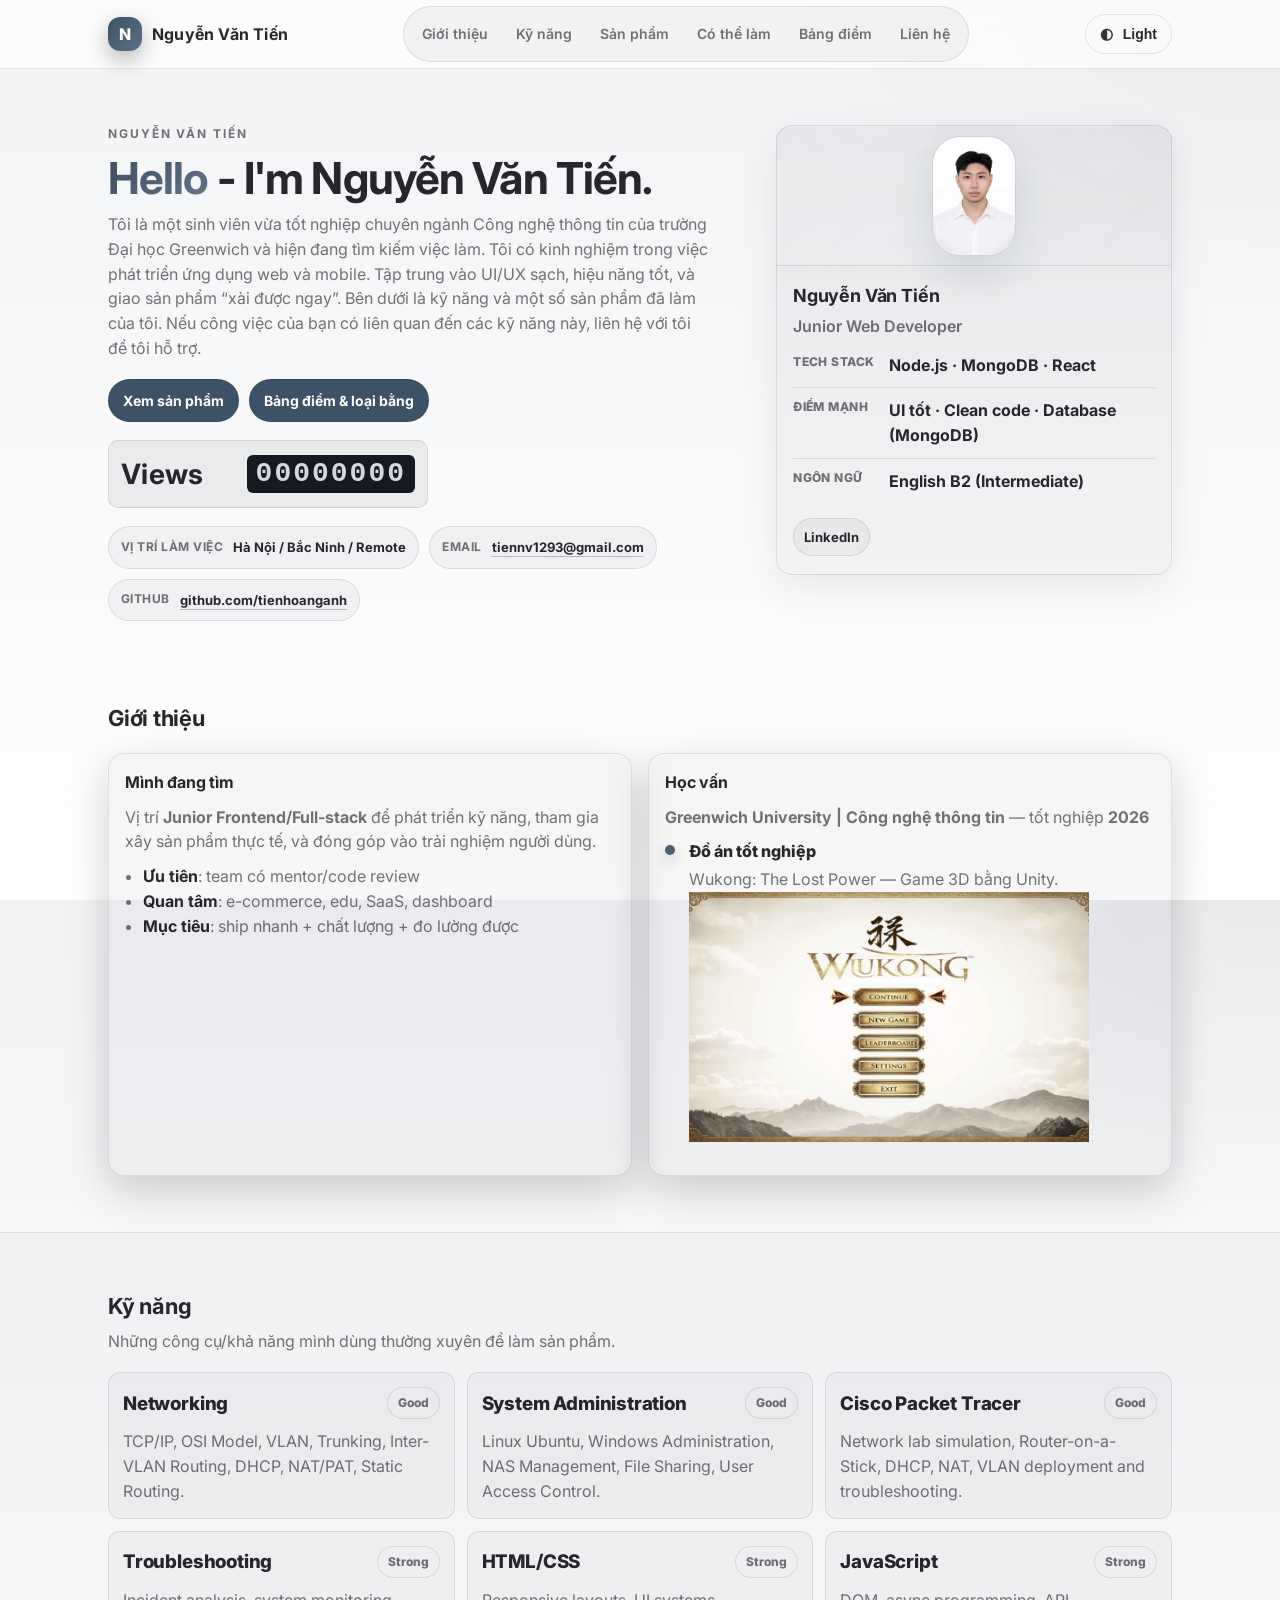
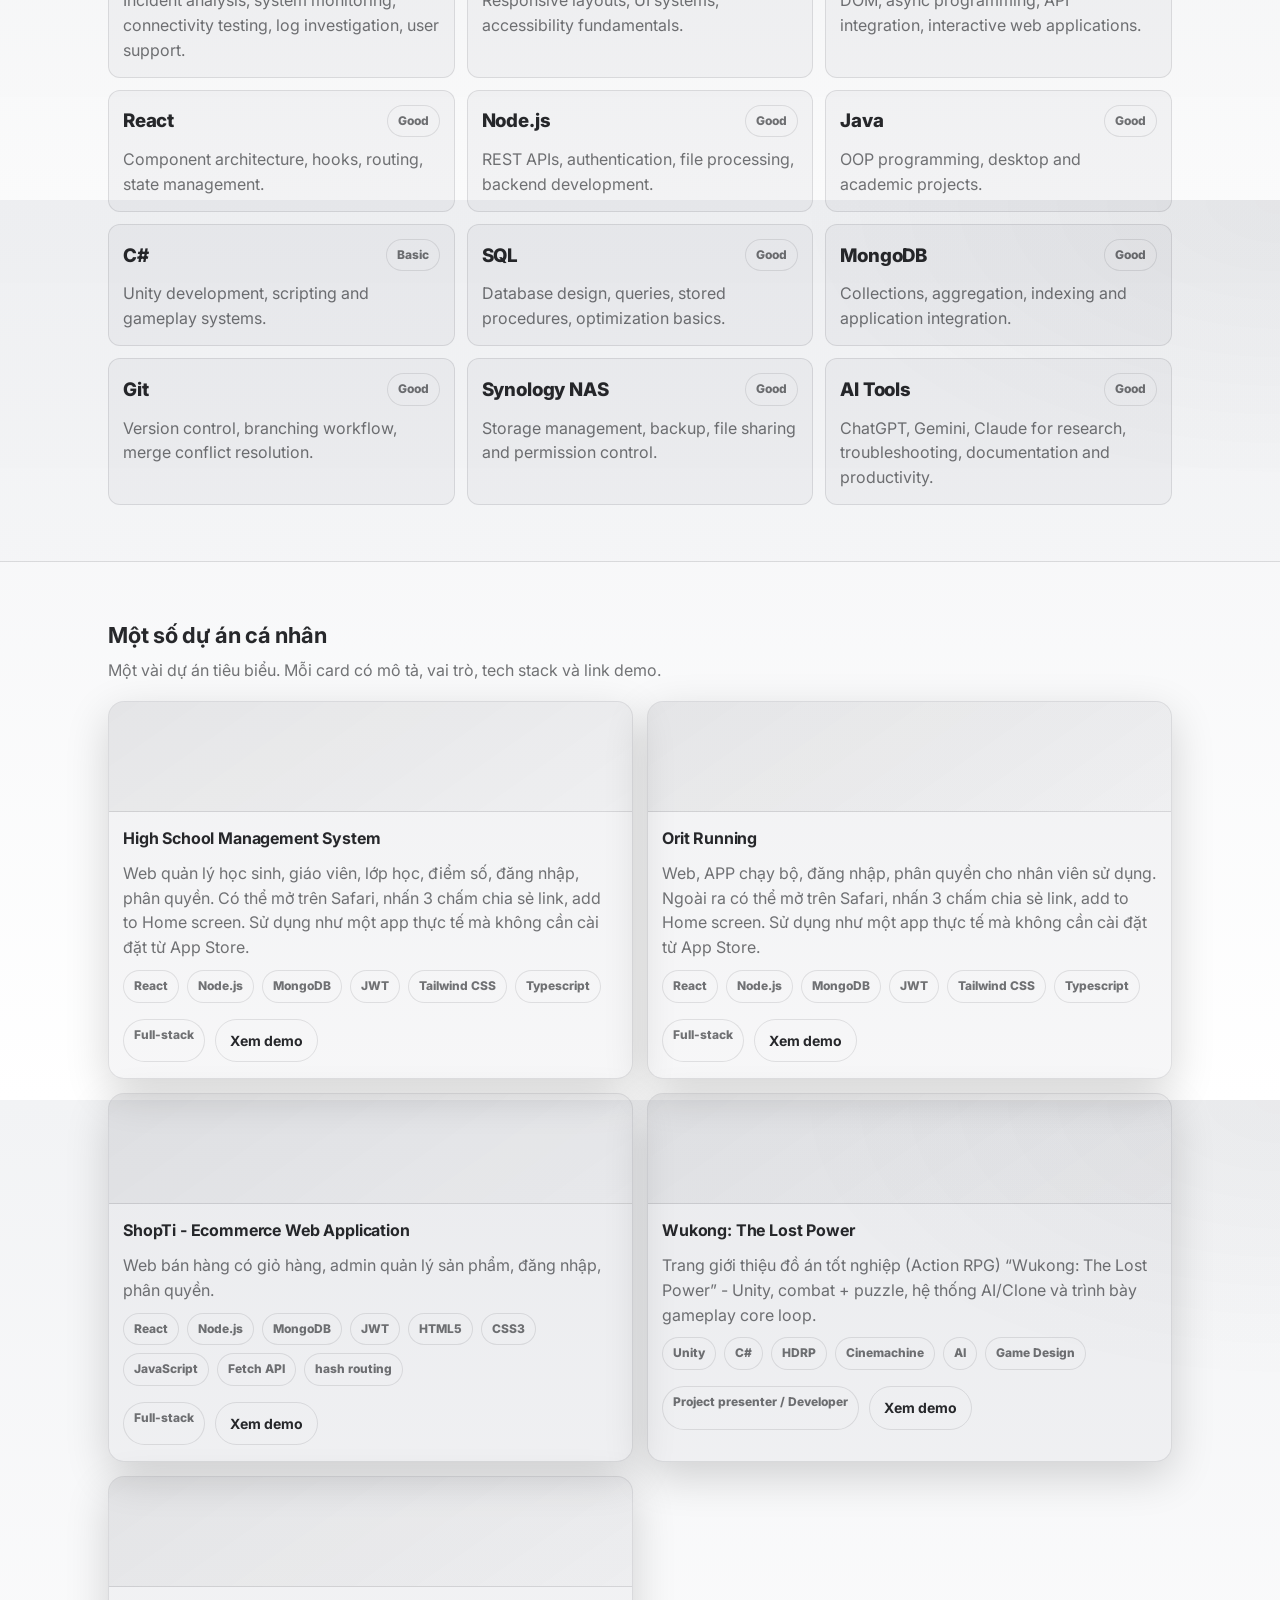
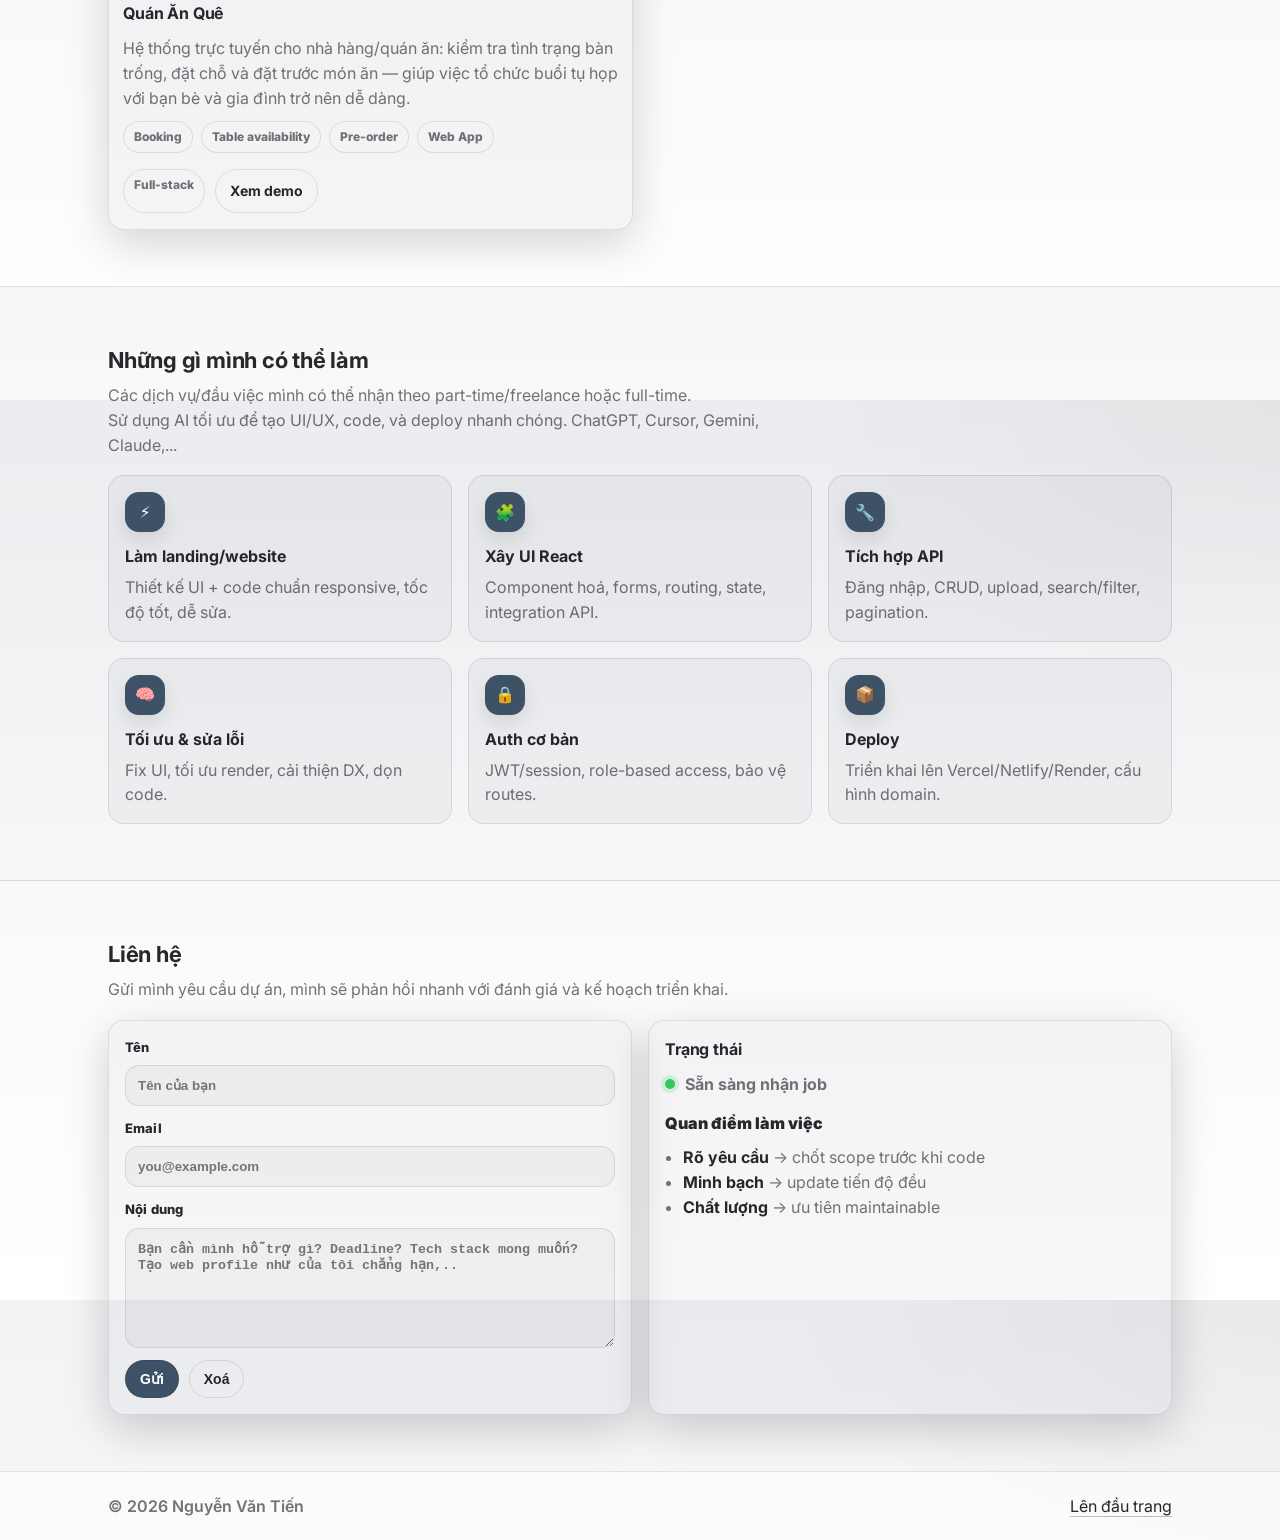
<file: index.html>
<!doctype html>
<html lang="vi">
  <head>
    <meta charset="UTF-8" />
    <meta name="viewport" content="width=device-width, initial-scale=1.0" />
    <meta name="description" content="Website profile cá nhân - Sinh viên mới tốt nghiệp." />
    <title>Profile | Nguyễn Văn Tiến</title>
    <link rel="preconnect" href="https://fonts.googleapis.com" />
    <link rel="preconnect" href="https://fonts.gstatic.com" crossorigin />
    <link
      href="https://fonts.googleapis.com/css2?family=Inter:wght@400;500;600;700;800&display=swap"
      rel="stylesheet"
    />
    <link rel="stylesheet" href="./styles.css" />
  </head>
  <body>
    <header class="header" id="top">
      <div class="container header__inner">
        <a class="brand" href="#top" aria-label="Trang chủ">
          <span class="brand__mark" aria-hidden="true">N</span>
          <span class="brand__text">Nguyễn Văn Tiến</span>
        </a>

        <nav class="nav" aria-label="Điều hướng">
          <button class="nav__toggle" type="button" aria-expanded="false" aria-controls="navMenu">
            <span class="nav__toggleBars" aria-hidden="true"></span>
            <span class="sr-only">Mở/đóng menu</span>
          </button>

          <div class="nav__menu" id="navMenu">
            <a class="nav__link" href="#about">Giới thiệu</a>
            <a class="nav__link" href="#skills">Kỹ năng</a>
            <a class="nav__link" href="#projects">Sản phẩm</a>
            <a class="nav__link" href="#services">Có thể làm</a>
            <a class="nav__link" href="./bang-diem.html">Bảng điểm</a>
            <a class="nav__link" href="#contact">Liên hệ</a>
          </div>
        </nav>

        <div class="header__actions">
          <button class="btn btn--ghost" type="button" id="themeToggle" aria-pressed="false">
            <span class="btn__icon" aria-hidden="true">◐</span>
            <span class="btn__text">Dark</span>
          </button>
          <!-- <a class="btn btn--primary" href="#contact">Liên Hệ</a> -->
        </div>
      </div>
    </header>

    <main id="main">
      <section class="hero">
        <div class="container hero__grid">
          <div class="hero__content">
            <p class="eyebrow">Nguyễn Văn Tiến</p>
            <h1 class="hero__title">
              <span class="grad">Hello</span> - I'm Nguyễn Văn Tiến.
            </h1>
            <p class="hero__subtitle">
              Tôi là một sinh viên vừa tốt nghiệp chuyên ngành Công nghệ thông tin của trường Đại học Greenwich
              và hiện đang tìm kiếm việc làm. Tôi có kinh nghiệm trong việc phát triển ứng dụng web và mobile.
              Tập trung vào UI/UX sạch, hiệu năng tốt, và giao sản phẩm “xài được ngay”.
              Bên dưới là kỹ năng và một số sản phẩm đã làm của tôi. Nếu công việc của bạn có liên quan đến các kỹ năng này, liên hệ với tôi để tôi hỗ trợ.
            </p>

            <div class="hero__cta">
              <a class="btn btn--primary" href="#projects">Xem sản phẩm</a>
              <a class="btn btn--primary" href="./bang-diem.html">Bảng điểm &amp; loại bằng</a>
              <!-- <a class="btn btn--ghost" href="./assets/CV.pdf" download>Tải CV (PDF)</a> -->
            </div>

            <div class="visitCounter" aria-live="polite" aria-label="Lượt truy cập trang">
              <div class="visitCounter__row">
                <span class="visitCounter__label">Views</span>
                <span class="visitCounter__value" id="profileCounter">00000000</span>
              </div>
            </div>

            <div class="hero__meta">
              <div class="pill">
                <span class="pill__k">Vị trí làm việc</span>
                <span class="pill__v">Hà Nội / Bắc Ninh / Remote</span>
              </div>
              <div class="pill">
                <span class="pill__k">Email</span>
                <a class="pill__v link" href="mailto:tiennv1293@gmail.com">tiennv1293@gmail.com</a>
              </div>
              <div class="pill">
                <span class="pill__k">GitHub</span>
                <a class="pill__v link" href="https://github.com/tienhoanganh" rel="noreferrer">github.com/tienhoanganh</a>
              </div>
            </div>
          </div>

          <aside class="hero__card" aria-label="Thông tin nhanh">
            <div class="profileCard">
              <div class="profileCard__avatar" role="img" aria-label="Ảnh đại diện">
                <img class="profileCard__img" src="./assets/avatar.png" alt="Nguyễn Văn Tiến" />
              </div>

              <div class="profileCard__body">
                <h2 class="profileCard__name">Nguyễn Văn Tiến</h2>
                <p class="profileCard__role">Junior Web Developer</p>

                <dl class="kv">
                  <div class="kv__row">
                    <dt>Tech Stack</dt>
                    <dd>Node.js · MongoDB · React</dd>
                  </div>
                  <div class="kv__row">
                    <dt>Điểm mạnh</dt>
                    <dd>UI tốt · Clean code · Database (MongoDB)</dd>
                  </div>
                  <div class="kv__row">
                    <dt>Ngôn ngữ</dt>
                    <dd>English B2 (Intermediate)</dd>
                  </div>
                </dl>

                <div class="profileCard__links">
                  <a class="chip" href="https://www.linkedin.com/in/tien-nguyen-van-83bb76202/" rel="noreferrer">LinkedIn</a>
                </div>
              </div>
            </div>
          </aside>
        </div>
      </section>

      <section class="section" id="about">
        <div class="container">
          <div class="sectionHead">
            <h2 class="sectionHead__title">Giới thiệu</h2>
            <p class="sectionHead__desc">
            </p>
          </div>

          <div class="grid2">
            <article class="card">
              <h3 class="card__title">Mình đang tìm</h3>
              <p class="card__text">
                Vị trí <b>Junior Frontend/Full-stack</b> để phát triển kỹ năng, tham gia xây sản phẩm thực tế,
                và đóng góp vào trải nghiệm người dùng.
              </p>
              <ul class="list">
                <li><b>Ưu tiên</b>: team có mentor/code review</li>
                <li><b>Quan tâm</b>: e-commerce, edu, SaaS, dashboard</li>
                <li><b>Mục tiêu</b>: ship nhanh + chất lượng + đo lường được</li>
              </ul>
            </article>

            <article class="card">
              <h3 class="card__title">Học vấn</h3>
              <p class="card__text">
                <b>Greenwich University | Công nghệ thông tin</b> — tốt nghiệp <b>2026</b>
              </p>
              <div class="timeline">
                <div class="timeline__item">
                  <div class="timeline__dot" aria-hidden="true"></div>
                  <div class="timeline__content">
                    <p class="timeline__title">Đồ án tốt nghiệp</p>
                    <p class="timeline__desc">
                      Wukong: The Lost Power — Game 3D bằng Unity.
                      <img src="./assets/gamedoan.png" alt="Wukong: The Lost Power" width="400" height="250">
                    </p>
                  </div>
                </div>
              </div>
            </article>
          </div>
        </div>
      </section>

      <section class="section section--muted" id="skills">
        <div class="container">
          <div class="sectionHead">
            <h2 class="sectionHead__title">Kỹ năng</h2>
            <p class="sectionHead__desc">Những công cụ/khả năng mình dùng thường xuyên để làm sản phẩm.</p>
          </div>
          <div class="skills" id="skillsGrid" aria-label="Danh sách kỹ năng"></div>
        </div>
      </section>

      <section class="section" id="projects">
        <div class="container">
          <div class="sectionHead sectionHead--row">
            <div>
              <h2 class="sectionHead__title">Một số dự án cá nhân</h2>
              <p class="sectionHead__desc">
                Một vài dự án tiêu biểu. Mỗi card có mô tả, vai trò, tech stack và link demo.
              </p>
            </div>
          </div>
          <div class="projects" id="projectsGrid" aria-label="Danh sách dự án"></div>
        </div>
      </section>

      <section class="section section--muted" id="services">
        <div class="container">
          <div class="sectionHead">
            <h2 class="sectionHead__title">Những gì mình có thể làm</h2>
            <p class="sectionHead__desc">Các dịch vụ/đầu việc mình có thể nhận theo part-time/freelance hoặc full-time.</p>
            <p class="sectionHead__desc">Sử dụng AI tối ưu để tạo UI/UX, code, và deploy nhanh chóng. ChatGPT, Cursor, Gemini, Claude,...</p>
          </div>

          <div class="grid3" id="servicesGrid" aria-label="Danh sách dịch vụ"></div>
        </div>
      </section>

      <section class="section" id="contact">
        <div class="container">
          <div class="sectionHead">
            <h2 class="sectionHead__title">Liên hệ</h2>
            <p class="sectionHead__desc">
              Gửi mình yêu cầu dự án, mình sẽ phản hồi nhanh với đánh giá và kế hoạch triển khai.
            </p>
          </div>

          <div class="grid2">
            <form class="card form" id="contactForm">
              <div class="form__row">
                <label class="label" for="name">Tên</label>
                <input class="input" id="name" name="name" autocomplete="name" placeholder="Tên của bạn" required />
              </div>

              <div class="form__row">
                <label class="label" for="email">Email</label>
                <input
                  class="input"
                  id="email"
                  name="email"
                  type="email"
                  autocomplete="email"
                  placeholder="you@example.com"
                  required
                />
              </div>

              <div class="form__row">
                <label class="label" for="message">Nội dung</label>
                <textarea
                  class="input textarea"
                  id="message"
                  name="message"
                  rows="5"
                  placeholder="Bạn cần mình hỗ trợ gì? Deadline? Tech stack mong muốn? Tạo web profile như của tôi chẳng hạn,.."
                  required
                ></textarea>
              </div>

              <div class="form__actions">
                <button class="btn btn--primary" type="submit">Gửi</button>
                <button class="btn btn--ghost" type="reset">Xoá</button>
              </div>
            </form>

            <aside class="card">
              <h3 class="card__title">Trạng thái</h3>
              <div class="status">
                <span class="status__dot" aria-hidden="true"></span>
                <span class="status__text">Sẵn sàng nhận job</span>
              </div>

              <div class="mini">
                <p class="mini__title">Quan điểm làm việc</p>
                <ul class="list">
                  <li><b>Rõ yêu cầu</b> → chốt scope trước khi code</li>
                  <li><b>Minh bạch</b> → update tiến độ đều</li>
                  <li><b>Chất lượng</b> → ưu tiên maintainable</li>
                </ul>
              </div>
            </aside>
          </div>
        </div>
      </section>
    </main>

    <footer class="footer">
      <div class="container footer__inner">
        <p class="footer__copy">© <span id="year"></span> Nguyễn Văn Tiến</p>
        <a class="link" href="#top">Lên đầu trang</a>
      </div>
    </footer>

    <script src="./script.js"></script>
  </body>
</html>
</file>
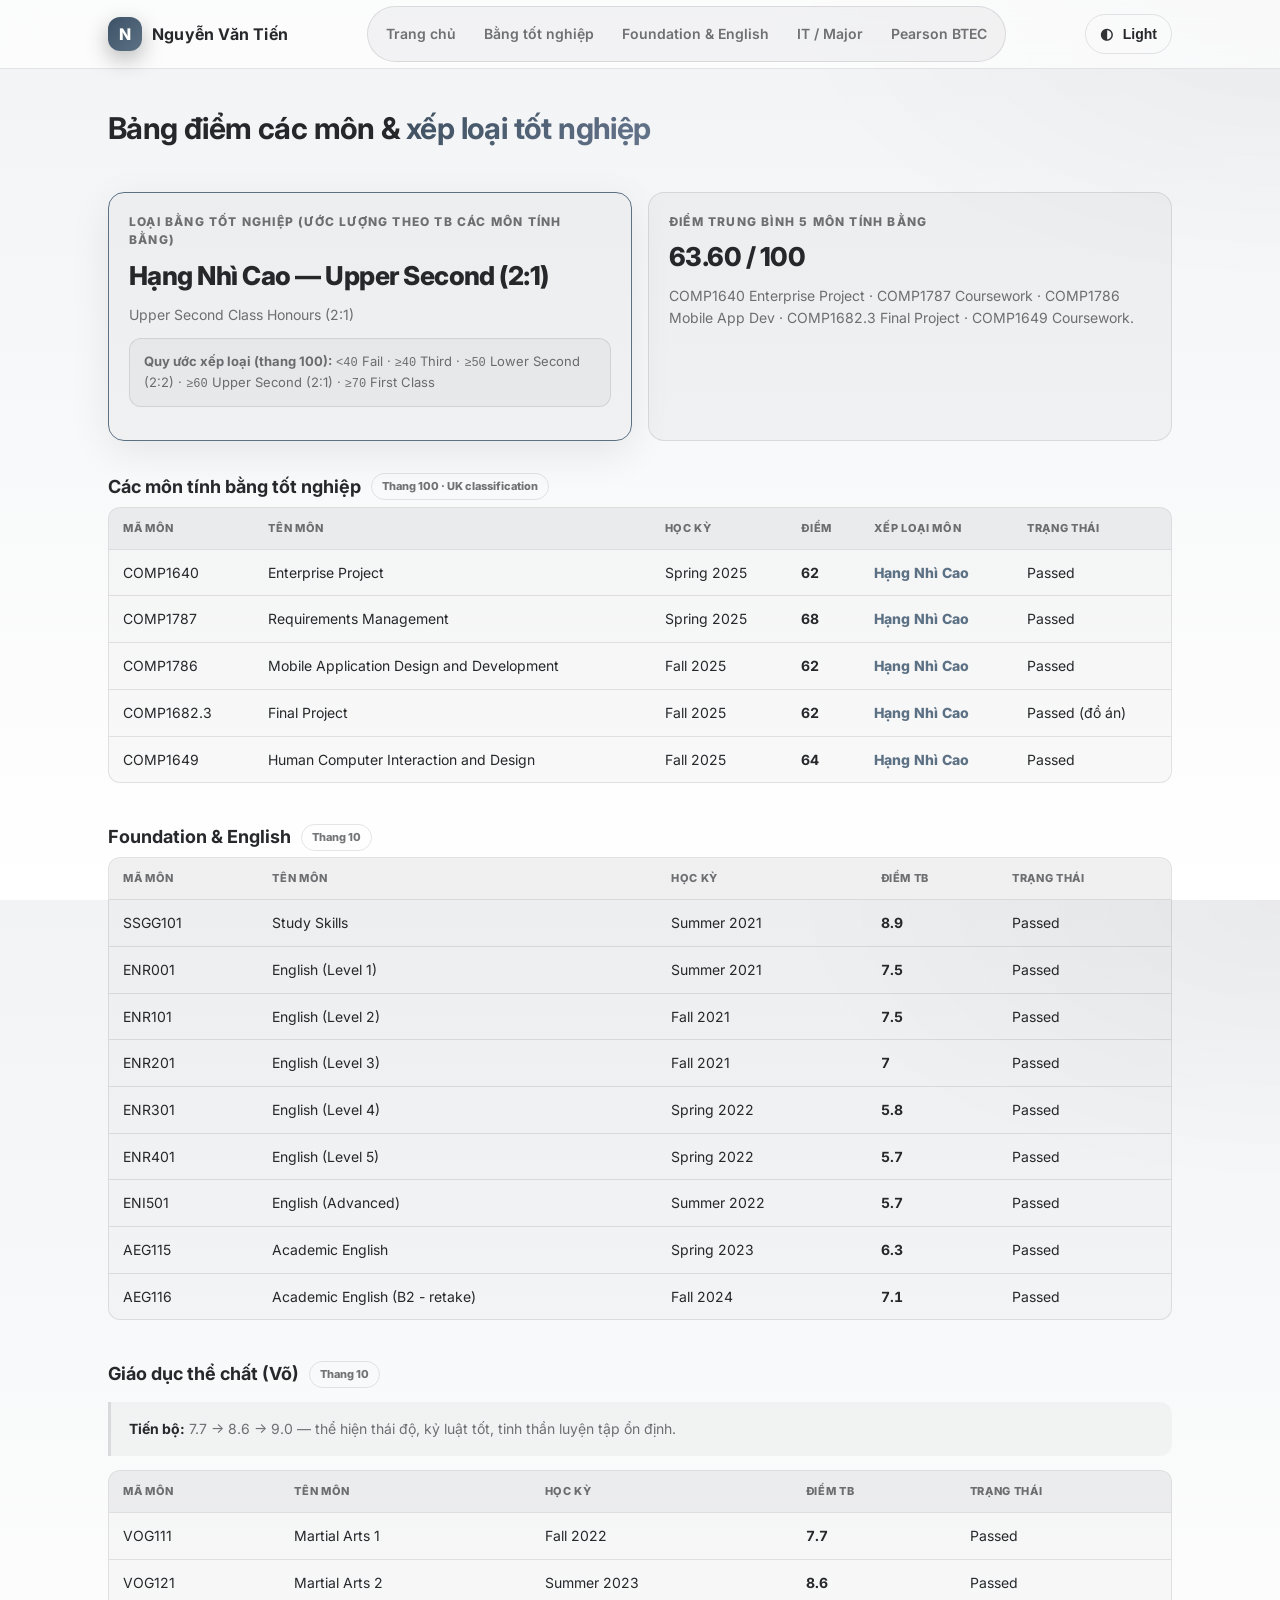
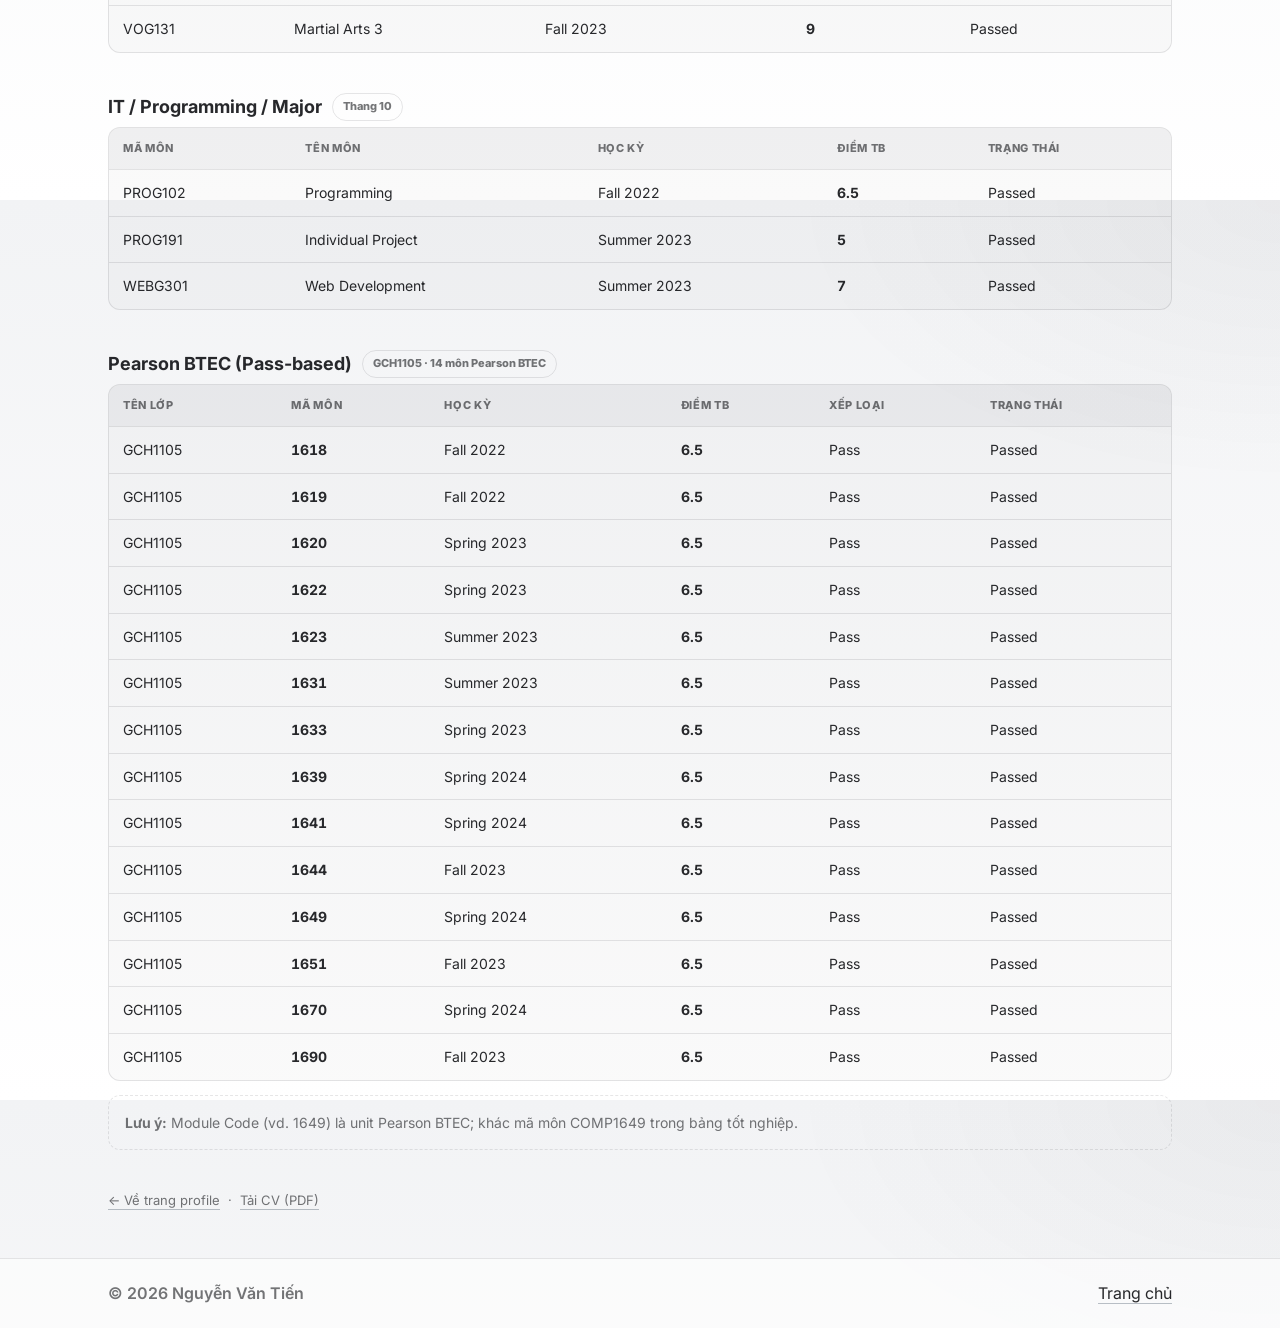
<file: bang-diem.html>
<!doctype html>
<html lang="vi">
  <head>
    <meta charset="UTF-8" />
    <meta name="viewport" content="width=device-width, initial-scale=1.0" />
    <meta name="description" content="Bảng điểm các môn học và xếp loại tốt nghiệp." />
    <title>Bảng điểm &amp; loại bằng | Nguyễn Văn Tiến</title>
    <link rel="preconnect" href="https://fonts.googleapis.com" />
    <link rel="preconnect" href="https://fonts.gstatic.com" crossorigin />
    <link
      href="https://fonts.googleapis.com/css2?family=Inter:wght@400;500;600;700;800&display=swap"
      rel="stylesheet"
    />
    <link rel="stylesheet" href="./styles.css" />
  </head>
  <body>
    <header class="header" id="top">
      <div class="container header__inner">
        <a class="brand" href="./index.html" aria-label="Về trang chủ">
          <span class="brand__mark" aria-hidden="true">N</span>
          <span class="brand__text">Nguyễn Văn Tiến</span>
        </a>

        <nav class="nav" aria-label="Điều hướng">
          <button class="nav__toggle" type="button" aria-expanded="false" aria-controls="navMenuGrades">
            <span class="nav__toggleBars" aria-hidden="true"></span>
            <span class="sr-only">Mở/đóng menu</span>
          </button>
          <div class="nav__menu" id="navMenuGrades">
            <a class="nav__link" href="./index.html">Trang chủ</a>
            <a class="nav__link" href="#mau-tinh-bang">Bằng tốt nghiệp</a>
            <a class="nav__link" href="#foundation">Foundation &amp; English</a>
            <a class="nav__link" href="#it-major">IT / Major</a>
            <a class="nav__link" href="#sec-pearson">Pearson BTEC</a>
          </div>
        </nav>

        <div class="header__actions">
          <button class="btn btn--ghost" type="button" id="themeToggle" aria-pressed="false">
            <span class="btn__icon" aria-hidden="true">◐</span>
            <span class="btn__text">Dark</span>
          </button>
          <!-- <a class="btn btn--ghost" href="./assets/CV.pdf" download>Tải CV (PDF)</a> -->
        </div>
      </div>
    </header>

    <main class="container" style="padding-bottom: 48px">
      <div class="grades-hero">
        <h1 class="grades-hero__title">Bảng điểm các môn &amp; <span class="grad">xếp loại tốt nghiệp</span></h1>
      </div>

      <div class="degree-summary">
        <article class="degree-card degree-card--highlight" id="mau-tinh-bang">
          <p class="degree-card__label">Loại bằng tốt nghiệp (ước lượng theo TB các môn tính bằng)</p>
          <p class="degree-card__value" id="degreeClassVi">—</p>
          <p class="degree-card__sub" id="degreeClassEn"></p>
          <p class="scale-note">
            <strong>Quy ước xếp loại (thang 100):</strong>
            <code>&lt;40</code> Fail · <code>≥40</code> Third · <code>≥50</code> Lower Second (2:2) ·
            <code>≥60</code> Upper Second (2:1) · <code>≥70</code> First Class
          </p>
        </article>
        <article class="degree-card">
          <p class="degree-card__label">Điểm trung bình 5 môn tính bằng</p>
          <p class="degree-card__value"><span id="degreeAvg">—</span> / 100</p>
          <p class="degree-card__sub">
            COMP1640 Enterprise Project · COMP1787 Coursework · COMP1786 Mobile App Dev · COMP1682.3 Final Project ·
            COMP1649 Coursework.
          </p>
        </article>
      </div>

      <!-- Môn tính bằng -->
      <section class="grades-section" aria-labelledby="sec-grad">
        <h2 class="grades-section__title" id="sec-grad">
          Các môn tính bằng tốt nghiệp
          <span class="grades-section__badge">Thang 100 · UK classification</span>
        </h2>
        <div class="grades-table-wrap">
          <table class="grades-table" id="tableGraduation">
            <thead>
              <tr>
                <th>Mã môn</th>
                <th>Tên môn</th>
                <th>Học kỳ</th>
                <th>Điểm</th>
                <th>Xếp loại môn</th>
                <th>Trạng thái</th>
              </tr>
            </thead>
            <tbody></tbody>
          </table>
        </div>
      </section>

      <!-- Foundation & English -->
      <section class="grades-section" id="foundation" aria-labelledby="sec-found">
        <h2 class="grades-section__title" id="sec-found">
          Foundation &amp; English
          <span class="grades-section__badge">Thang 10</span>
        </h2>
        <div class="grades-table-wrap">
          <table class="grades-table">
            <thead>
              <tr>
                <th>Mã môn</th>
                <th>Tên môn</th>
                <th>Học kỳ</th>
                <th>Điểm TB</th>
                <th>Trạng thái</th>
              </tr>
            </thead>
            <tbody id="tbodyFoundation"></tbody>
          </table>
        </div>
      </section>

      <!-- Võ -->
      <section class="grades-section" aria-labelledby="sec-vo">
        <h2 class="grades-section__title" id="sec-vo">
          Giáo dục thể chất (Võ)
          <span class="grades-section__badge">Thang 10</span>
        </h2>
        <div class="insight-box">
          <p><strong>Tiến bộ:</strong> 7.7 → 8.6 → 9.0 — thể hiện thái độ, kỷ luật tốt, tinh thần luyện tập ổn định.</p>
        </div>
        <div class="grades-table-wrap" style="margin-top: 14px">
          <table class="grades-table">
            <thead>
              <tr>
                <th>Mã môn</th>
                <th>Tên môn</th>
                <th>Học kỳ</th>
                <th>Điểm TB</th>
                <th>Trạng thái</th>
              </tr>
            </thead>
            <tbody id="tbodyVo"></tbody>
          </table>
        </div>
      </section>

      <!-- IT Major -->
      <section class="grades-section" id="it-major" aria-labelledby="sec-it">
        <h2 class="grades-section__title" id="sec-it">
          IT / Programming / Major
          <span class="grades-section__badge">Thang 10</span>
        </h2>
        <div class="grades-table-wrap">
          <table class="grades-table">
            <thead>
              <tr>
                <th>Mã môn</th>
                <th>Tên môn</th>
                <th>Học kỳ</th>
                <th>Điểm TB</th>
                <th>Trạng thái</th>
              </tr>
            </thead>
            <tbody id="tbodyIt"></tbody>
          </table>
        </div>
      </section>

      <!-- Pearson — đúng cột như bảng điểm diem.md -->
      <section class="grades-section" aria-labelledby="sec-pearson">
        <h2 class="grades-section__title" id="sec-pearson">
          Pearson BTEC (Pass-based)
          <span class="grades-section__badge">GCH1105 · 14 môn Pearson BTEC</span>
        </h2>
        <div class="grades-table-wrap">
          <table class="grades-table">
            <thead>
              <tr>
                <th>Tên lớp</th>
                <th>Mã môn</th>
                <th>Học kỳ</th>
                <th>Điểm TB</th>
                <th>Xếp loại</th>
                <th>Trạng thái</th>
              </tr>
            </thead>
            <tbody id="tbodyPearson"></tbody>
          </table>
        </div>
        <div class="pearson-box" style="margin-top: 14px">
          <p style="margin-bottom: 0">
            <strong>Lưu ý:</strong> Module Code (vd. 1649) là unit Pearson BTEC; khác mã môn COMP1649 trong bảng tốt
            nghiệp.
          </p>
        </div>
      </section>

      <p class="form__hint" style="margin-top: 32px">
        <a class="link" href="./index.html">← Về trang profile</a>
        &nbsp;·&nbsp;
        <a class="link" href="./assets/CV.pdf" download>Tải CV (PDF)</a>
      </p>
    </main>

    <footer class="footer">
      <div class="container footer__inner">
        <p class="footer__copy">© <span id="year"></span> Nguyễn Văn Tiến</p>
        <a class="link" href="./index.html">Trang chủ</a>
      </div>
    </footer>

    <script>
      (function () {
        const STORAGE_KEY = "profile_theme";
        const COUNTER_NAMESPACE = "tienhoanganh-profile-visits";

        const foundation = [
          ["SSGG101", "Study Skills", "Summer 2021", 8.9],
          ["ENR001", "English (Level 1)", "Summer 2021", 7.5],
          ["ENR101", "English (Level 2)", "Fall 2021", 7.5],
          ["ENR201", "English (Level 3)", "Fall 2021", 7.0],
          ["ENR301", "English (Level 4)", "Spring 2022", 5.8],
          ["ENR401", "English (Level 5)", "Spring 2022", 5.7],
          ["ENI501", "English (Advanced)", "Summer 2022", 5.7],
          ["AEG115", "Academic English", "Spring 2023", 6.3],
          ["AEG116", "Academic English (B2 - retake)", "Fall 2024", 7.1],
        ];

        const vo = [
          ["VOG111", "Martial Arts 1", "Fall 2022", 7.7],
          ["VOG121", "Martial Arts 2", "Summer 2023", 8.6],
          ["VOG131", "Martial Arts 3", "Fall 2023", 9.0],
        ];

        const itMajor = [
          ["PROG102", "Programming", "Fall 2022", 6.5],
          ["PROG191", "Individual Project", "Summer 2023", 5.0],
          ["WEBG301", "Web Development", "Summer 2023", 7.0],
        ];

        const graduation = [
          { code: "COMP1640", name: "Enterprise Project", term: "Spring 2025", score: 62, status: "Passed" },
          { code: "COMP1787", name: "Requirements Management", term: "Spring 2025", score: 68, status: "Passed" },
          { code: "COMP1786", name: "Mobile Application Design and Development", term: "Fall 2025", score: 62, status: "Passed" },
          { code: "COMP1682.3", name: "Final Project", term: "Fall 2025", score: 62, status: "Passed (đồ án)" },
          { code: "COMP1649", name: "Human Computer Interaction and Design", term: "Fall 2025", score: 64, status: "Passed" },
        ];

        /** Đúng từng dòng bảng điểm diem.md (PEARSON BTEC) */
        const pearsonRows = [
          ["GCH1105", "1618", "Fall 2022", 6.5, "Pass", "Passed"],
          ["GCH1105", "1619", "Fall 2022", 6.5, "Pass", "Passed"],
          ["GCH1105", "1620", "Spring 2023", 6.5, "Pass", "Passed"],
          ["GCH1105", "1622", "Spring 2023", 6.5, "Pass", "Passed"],
          ["GCH1105", "1623", "Summer 2023", 6.5, "Pass", "Passed"],
          ["GCH1105", "1631", "Summer 2023", 6.5, "Pass", "Passed"],
          ["GCH1105", "1633", "Spring 2023", 6.5, "Pass", "Passed"],
          ["GCH1105", "1639", "Spring 2024", 6.5, "Pass", "Passed"],
          ["GCH1105", "1641", "Spring 2024", 6.5, "Pass", "Passed"],
          ["GCH1105", "1644", "Fall 2023", 6.5, "Pass", "Passed"],
          ["GCH1105", "1649", "Spring 2024", 6.5, "Pass", "Passed"],
          ["GCH1105", "1651", "Fall 2023", 6.5, "Pass", "Passed"],
          ["GCH1105", "1670", "Spring 2024", 6.5, "Pass", "Passed"],
          ["GCH1105", "1690", "Fall 2023", 6.5, "Pass", "Passed"],
        ];

        function ukClass(score) {
          if (score < 40)
            return { vi: "Không đạt (Fail)", en: "Fail", cls: "" };
          if (score < 50)
            return { vi: "Hạng Ba (Third Class)", en: "Third Class", cls: "" };
          if (score < 60)
            return { vi: "Hạng Nhì Thấp — Lower Second (2:2)", en: "Lower Second (2:2)", cls: "class-2-2" };
          if (score < 70)
            return {
              vi: "Hạng Nhì Cao — Upper Second (2:1)",
              en: "Upper Second Class Honours (2:1)",
              cls: "class-2-1",
            };
          return { vi: "Hạng Xuất sắc — First Class", en: "First Class Honours", cls: "class-1st" };
        }

        function fillSimpleTable(tbodyId, rows) {
          const tb = document.getElementById(tbodyId);
          if (!tb) return;
          tb.innerHTML = rows
            .map(
              (r) =>
                `<tr><td>${r[0]}</td><td>${r[1]}</td><td>${r[2]}</td><td class="num">${r[3]}</td><td>Passed</td></tr>`,
            )
            .join("");
        }

        fillSimpleTable("tbodyFoundation", foundation);
        fillSimpleTable("tbodyVo", vo);
        fillSimpleTable("tbodyIt", itMajor);

        const pearsonTbody = document.getElementById("tbodyPearson");
        if (pearsonTbody) {
          pearsonTbody.innerHTML = pearsonRows
            .map(
              (r) => `
            <tr>
              <td>${r[0]}</td>
              <td class="num"><strong>${r[1]}</strong></td>
              <td>${r[2]}</td>
              <td class="num">${r[3]}</td>
              <td>${r[4]}</td>
              <td>${r[5]}</td>
            </tr>`,
            )
            .join("");
        }

        const avg =
          graduation.reduce((s, m) => s + m.score, 0) / graduation.length;
        const overall = ukClass(avg);

        document.getElementById("degreeAvg").textContent = avg.toFixed(2);
        document.getElementById("degreeClassVi").textContent = overall.vi;
        document.getElementById("degreeClassEn").textContent = overall.en;

        const gradBody = document.querySelector("#tableGraduation tbody");
        gradBody.innerHTML = graduation
          .map((m) => {
            const c = ukClass(m.score);
            return `<tr>
            <td>${m.code}</td>
            <td>${m.name}</td>
            <td>${m.term}</td>
            <td class="num">${m.score}</td>
            <td class="num ${c.cls}">${c.vi.split("—")[0].trim()}</td>
            <td>${m.status}</td>
          </tr>`;
          })
          .join("");

        /* Theme */
        function setTheme(theme) {
          document.documentElement.setAttribute("data-theme", theme);
          localStorage.setItem(STORAGE_KEY, theme);
          const btn = document.getElementById("themeToggle");
          if (btn) {
            btn.setAttribute("aria-pressed", String(theme === "light"));
            btn.querySelector(".btn__text").textContent = theme === "light" ? "Light" : "Dark";
          }
        }
        const saved = localStorage.getItem(STORAGE_KEY);
        if (saved === "light" || saved === "dark") setTheme(saved);
        else setTheme(window.matchMedia("(prefers-color-scheme: light)").matches ? "light" : "dark");

        document.getElementById("themeToggle")?.addEventListener("click", () => {
          const cur = document.documentElement.getAttribute("data-theme") || "dark";
          setTheme(cur === "light" ? "dark" : "light");
        });

        /* Nav mobile */
        const btn = document.querySelector(".nav__toggle");
        const menu = document.getElementById("navMenuGrades");
        if (btn && menu) {
          btn.addEventListener("click", () => {
            const open = menu.classList.toggle("is-open");
            btn.setAttribute("aria-expanded", String(open));
          });
        }

        fetch(
          `https://api.countapi.xyz/hit/${encodeURIComponent(COUNTER_NAMESPACE)}/${encodeURIComponent("profile-total")}`,
        ).catch(() => {
          // Keep page stable even if counter API is temporarily unavailable.
        });

        document.getElementById("year").textContent = new Date().getFullYear();
      })();
    </script>
  </body>
</html>
</file>
<file: styles.css>
:root{
  /* Nền tối trung tính — không tím */
  --bg: #0f1114;
  --bg2: #171a1f;
  --card: rgba(255,255,255,.05);
  --card2: rgba(255,255,255,.07);
  --text: rgba(255,255,255,.9);
  --muted: rgba(255,255,255,.56);
  --line: rgba(255,255,255,.1);
  --shadow: 0 16px 48px rgba(0,0,0,.35);
  /* Accent: xám–xanh lam dịu (thay cho tím #5b5cff) */
  --accent: #6b8299;
  --accent-soft: #8a9aad;
  --primary: #a8b8c9;
  --primary2: #8899aa;
  --btn-bg: #4a5f73;
  --btn-bg-hover: #5a6f84;
  --good: #34c759;
  --radius: 16px;
  --radiusSm: 12px;
  --container: 1100px;
  --focus: 0 0 0 3px rgba(107,130,153,.28);
  --font: Inter, system-ui, -apple-system, Segoe UI, Roboto, Helvetica, Arial, sans-serif;
}

html[data-theme="light"]{
  --bg: #f2f3f5;
  --bg2: #ffffff;
  --card: rgba(15,17,20,.04);
  --card2: rgba(15,17,20,.06);
  --text: rgba(15,17,20,.9);
  --muted: rgba(15,17,20,.58);
  --line: rgba(15,17,20,.1);
  --shadow: 0 12px 40px rgba(15,17,20,.08);
  --accent: #4a5f73;
  --accent-soft: #5d7185;
  --primary: #3d4f5f;
  --primary2: #64748b;
  --btn-bg: #3d5266;
  --btn-bg-hover: #4a6178;
  --focus: 0 0 0 3px rgba(61,82,102,.22);
}

*{ box-sizing: border-box; }
html, body{ height: 100%; }
body{
  margin: 0;
  font-family: var(--font);
  color: var(--text);
  background:
    radial-gradient(900px 520px at 0% 0%, rgba(255,255,255,.04), transparent 55%),
    linear-gradient(180deg, var(--bg), var(--bg2));
  line-height: 1.55;
}

html[data-theme="light"] body{
  background:
    radial-gradient(900px 520px at 100% 0%, rgba(15,17,20,.04), transparent 55%),
    linear-gradient(180deg, var(--bg), var(--bg2));
}

a{ color: inherit; text-decoration: none; }
code{ font-family: ui-monospace, SFMono-Regular, Menlo, Monaco, Consolas, "Liberation Mono", "Courier New", monospace; }

.container{
  max-width: var(--container);
  padding: 0 18px;
  margin: 0 auto;
}

.sr-only{
  position: absolute;
  width: 1px;
  height: 1px;
  padding: 0;
  margin: -1px;
  overflow: hidden;
  clip: rect(0, 0, 0, 0);
  border: 0;
}

.skip-link{
  position: absolute;
  left: -999px;
  top: 12px;
  padding: 10px 12px;
  border-radius: 999px;
  background: var(--bg2);
  border: 1px solid var(--line);
  box-shadow: var(--shadow);
  z-index: 9999;
}
.skip-link:focus{ left: 12px; outline: none; box-shadow: var(--focus), var(--shadow); }

.header{
  position: sticky;
  top: 0;
  z-index: 50;
  background: rgba(10,15,30,.55);
  backdrop-filter: blur(14px);
  border-bottom: 1px solid var(--line);
}
html[data-theme="light"] .header{ background: rgba(255,255,255,.7); }
.header__inner{
  display: flex;
  align-items: center;
  justify-content: space-between;
  gap: 14px;
  height: 68px;
}

.brand{ display: inline-flex; align-items: center; gap: 10px; }
.brand__mark{
  width: 34px; height: 34px;
  border-radius: 12px;
  display: grid; place-items: center;
  background: linear-gradient(135deg, var(--btn-bg), var(--accent-soft));
  color: white;
  font-weight: 800;
  box-shadow: 0 8px 22px rgba(0,0,0,.28);
}
.brand__text{ font-weight: 700; letter-spacing: .2px; }

.nav{ display: flex; align-items: center; }
.nav__toggle{
  display: none;
  width: 44px; height: 44px;
  border-radius: 14px;
  background: transparent;
  border: 1px solid var(--line);
  color: var(--text);
  cursor: pointer;
}
.nav__toggle:focus{ outline: none; box-shadow: var(--focus); }
.nav__toggleBars{
  display: block;
  width: 18px;
  height: 2px;
  background: currentColor;
  margin: 0 auto;
  position: relative;
  border-radius: 999px;
}
.nav__toggleBars::before,
.nav__toggleBars::after{
  content: "";
  position: absolute;
  left: 0;
  width: 18px;
  height: 2px;
  background: currentColor;
  border-radius: 999px;
}
.nav__toggleBars::before{ top: -6px; }
.nav__toggleBars::after{ top: 6px; }

.nav__menu{
  display: flex;
  align-items: center;
  gap: 4px;
  padding: 6px;
  border-radius: 999px;
  border: 1px solid var(--line);
  background: rgba(255,255,255,.04);
}
html[data-theme="light"] .nav__menu{ background: rgba(10,20,40,.04); }
.nav__link{
  padding: 10px 12px;
  border-radius: 999px;
  color: var(--muted);
  font-weight: 600;
  font-size: 14px;
}
.nav__link:hover{ color: var(--text); background: rgba(255,255,255,.06); }
html[data-theme="light"] .nav__link:hover{ background: rgba(10,20,40,.06); }
.nav__link:focus{ outline: none; box-shadow: var(--focus); }

.header__actions{ display: flex; align-items: center; gap: 10px; }

.btn{
  display: inline-flex;
  align-items: center;
  justify-content: center;
  gap: 10px;
  padding: 10px 14px;
  border-radius: 999px;
  border: 1px solid var(--line);
  background: rgba(255,255,255,.04);
  color: var(--text);
  font-weight: 700;
  font-size: 14px;
  cursor: pointer;
  transition: transform .08s ease, background .2s ease, border-color .2s ease;
}
.btn:hover{ transform: translateY(-1px); background: rgba(255,255,255,.07); }
html[data-theme="light"] .btn:hover{ background: rgba(10,20,40,.06); }
.btn:focus{ outline: none; box-shadow: var(--focus); }
.btn--primary{
  border-color: rgba(255,255,255,.12);
  background: var(--btn-bg);
  color: #fff;
}
.btn--primary:hover{ background: var(--btn-bg-hover); }
html[data-theme="light"] .btn--primary{
  border-color: rgba(15,17,20,.12);
}
.btn--ghost{ background: transparent; }
.btn__icon{ font-size: 15px; opacity: .95; }

.hero{
  padding: 56px 0 24px;
}
.hero__grid{
  display: grid;
  grid-template-columns: 1.55fr .95fr;
  gap: 22px;
  align-items: start;
}
.eyebrow{
  margin: 0 0 10px;
  font-weight: 700;
  letter-spacing: .16em;
  text-transform: uppercase;
  color: var(--muted);
  font-size: 12px;
}
.hero__title{
  margin: 0 0 10px;
  font-size: clamp(28px, 4vw, 44px);
  line-height: 1.1;
  letter-spacing: -0.02em;
}
.grad{
  background: linear-gradient(135deg, var(--primary), var(--primary2));
  -webkit-background-clip: text;
  background-clip: text;
  color: transparent;
}
.hero__subtitle{
  margin: 0 0 18px;
  color: var(--muted);
  font-size: 16px;
  max-width: 60ch;
}
.hero__cta{ display: flex; flex-wrap: wrap; gap: 10px; margin-bottom: 18px; }
.visitCounter{
  width: min(320px, 100%);
  margin-bottom: 18px;
  padding: 10px 12px;
  border: 1px solid var(--line);
  border-radius: 10px;
  background: rgba(0,0,0,.32);
}
html[data-theme="light"] .visitCounter{
  background: rgba(15,17,20,.06);
}
.visitCounter__row{
  display: flex;
  align-items: center;
  justify-content: space-between;
  gap: 10px;
  padding: 4px 0;
}
.visitCounter__row + .visitCounter__row{
  border-top: 1px dashed var(--line);
}
.visitCounter__label{
  color: var(--text);
  font-size: 28px;
  line-height: 1.1;
  font-weight: 700;
  letter-spacing: .3px;
}
.visitCounter__value{
  display: inline-block;
  min-width: 132px;
  padding: 4px 8px;
  border: 1px solid var(--line);
  border-radius: 6px;
  background: #0b0d11;
  color: #d2d8df;
  text-align: center;
  font-family: ui-monospace, SFMono-Regular, Menlo, Monaco, Consolas, "Liberation Mono", "Courier New", monospace;
  font-size: 28px;
  line-height: 1;
  letter-spacing: 2px;
  font-weight: 700;
  font-variant-numeric: tabular-nums;
}
html[data-theme="light"] .visitCounter__value{
  background: #161a20;
}
.hero__meta{
  display: flex;
  flex-wrap: wrap;
  gap: 10px;
}
.pill{
  border: 1px solid var(--line);
  border-radius: 999px;
  padding: 10px 12px;
  background: rgba(255,255,255,.04);
  display: flex;
  gap: 10px;
  align-items: center;
}
html[data-theme="light"] .pill{ background: rgba(10,20,40,.04); }
.pill__k{ color: var(--muted); font-weight: 700; font-size: 12px; letter-spacing: .04em; text-transform: uppercase; }
.pill__v{ font-weight: 700; font-size: 13px; }
.link{ color: inherit; text-decoration: underline; text-decoration-color: rgba(168,184,201,.45); text-underline-offset: 4px; }
html[data-theme="light"] .link{ text-decoration-color: rgba(61,79,95,.35); }
.link:hover{ text-decoration-color: var(--accent-soft); }

.hero__card{
  position: sticky;
  top: 88px;
}
.profileCard{
  border: 1px solid var(--line);
  border-radius: var(--radius);
  background: linear-gradient(180deg, rgba(255,255,255,.06), rgba(255,255,255,.03));
  box-shadow: var(--shadow);
  overflow: hidden;
}
html[data-theme="light"] .profileCard{ background: linear-gradient(180deg, rgba(10,20,40,.06), rgba(10,20,40,.03)); }
.profileCard__avatar{
  height: 140px;
  display: grid;
  place-items: center;
  background:
    radial-gradient(140px 90px at 25% 0%, rgba(255,255,255,.08), transparent 55%),
    radial-gradient(140px 90px at 85% 20%, rgba(255,255,255,.04), transparent 50%),
    linear-gradient(135deg, rgba(255,255,255,.06), rgba(255,255,255,.02));
  border-bottom: 1px solid var(--line);
  color: rgba(255,255,255,.9);
  font-weight: 800;
  letter-spacing: .08em;
  text-transform: uppercase;
}
html[data-theme="light"] .profileCard__avatar{ color: rgba(10,20,40,.75); }
.profileCard__img{
  width: 84px;
  height: 120px;
  border-radius: 28px;
  object-fit: cover;
  display: block;
  border: 1px solid var(--line);
  box-shadow: 0 18px 44px rgba(0,0,0,.22);
}
html[data-theme="light"] .profileCard__img{
  box-shadow: 0 16px 40px rgba(20,30,60,.12);
}
.profileCard__body{ padding: 16px 16px 18px; }
.profileCard__name{ margin: 0 0 4px; font-size: 18px; letter-spacing: -0.01em; }
.profileCard__role{ margin: 0 0 14px; color: var(--muted); font-weight: 600; }

.kv{ margin: 0; }
.kv__row{
  display: grid;
  grid-template-columns: 84px 1fr;
  gap: 12px;
  padding: 10px 0;
  border-top: 1px solid var(--line);
}
.kv__row:first-child{ border-top: 0; padding-top: 0; }
.kv dt{
  color: var(--muted);
  font-weight: 800;
  font-size: 12px;
  letter-spacing: .04em;
  text-transform: uppercase;
}
.kv dd{ margin: 0; font-weight: 700; }
.profileCard__links{
  display: flex;
  flex-wrap: wrap;
  gap: 8px;
  margin-top: 14px;
}
.chip{
  padding: 8px 10px;
  border-radius: 999px;
  border: 1px solid var(--line);
  background: rgba(255,255,255,.04);
  font-weight: 700;
  font-size: 13px;
}
.chip:hover{ background: rgba(255,255,255,.07); transform: translateY(-1px); }
html[data-theme="light"] .chip{ background: rgba(10,20,40,.04); }
html[data-theme="light"] .chip:hover{ background: rgba(10,20,40,.06); }

.section{
  padding: 56px 0;
}
.section--muted{
  background: linear-gradient(180deg, rgba(255,255,255,.03), rgba(255,255,255,.01));
  border-top: 1px solid var(--line);
  border-bottom: 1px solid var(--line);
}
html[data-theme="light"] .section--muted{
  background: linear-gradient(180deg, rgba(10,20,40,.03), rgba(10,20,40,.01));
}
.sectionHead{ margin-bottom: 18px; }
.sectionHead--row{
  display: flex;
  align-items: flex-end;
  justify-content: space-between;
  gap: 14px;
}
.sectionHead__title{ margin: 0 0 6px; font-size: 22px; letter-spacing: -0.01em; }
.sectionHead__desc{ margin: 0; color: var(--muted); max-width: 70ch; }

.card{
  border: 1px solid var(--line);
  border-radius: var(--radius);
  background: rgba(255,255,255,.04);
  padding: 16px;
  box-shadow: 0 14px 44px rgba(0,0,0,.18);
}
html[data-theme="light"] .card{ background: rgba(10,20,40,.03); }
.card__title{ margin: 0 0 10px; font-size: 16px; letter-spacing: -0.01em; }
.card__text{ margin: 0 0 10px; color: var(--muted); }

.grid2{
  display: grid;
  grid-template-columns: 1fr 1fr;
  gap: 16px;
}
.grid3{
  display: grid;
  grid-template-columns: repeat(3, 1fr);
  gap: 16px;
}

.list{
  margin: 10px 0 0;
  padding-left: 18px;
  color: var(--muted);
}
.list b{ color: var(--text); }

.timeline{ margin-top: 10px; }
.timeline__item{
  display: grid;
  grid-template-columns: 14px 1fr;
  gap: 10px;
  padding: 10px 0;
  border-top: 1px solid var(--line);
}
.timeline__item:first-child{ border-top: 0; padding-top: 0; }
.timeline__dot{
  width: 10px; height: 10px;
  border-radius: 999px;
  background: var(--accent);
  margin-top: 6px;
  box-shadow: 0 6px 14px rgba(0,0,0,.22);
}
.timeline__title{ margin: 0 0 3px; font-weight: 800; }
.timeline__desc{ margin: 0; color: var(--muted); }

.skills{
  display: grid;
  grid-template-columns: repeat(12, 1fr);
  gap: 12px;
}
.skill{
  grid-column: span 4;
  border-radius: var(--radiusSm);
  border: 1px solid var(--line);
  background: rgba(255,255,255,.04);
  padding: 14px;
  min-height: 96px;
}
html[data-theme="light"] .skill{ background: rgba(10,20,40,.03); }
.skill__top{ display: flex; align-items: center; justify-content: space-between; gap: 10px; }
.skill__name{ margin: 0; font-weight: 800; letter-spacing: -0.01em; }
.skill__level{
  font-weight: 800;
  font-size: 12px;
  color: var(--muted);
  border: 1px solid var(--line);
  border-radius: 999px;
  padding: 6px 10px;
  background: rgba(255,255,255,.03);
}
.skill__desc{ margin: 10px 0 0; color: var(--muted); }

.note{
  margin-top: 14px;
  border: 1px dashed var(--line);
  border-radius: var(--radius);
  padding: 12px 12px;
  background: rgba(255,255,255,.04);
  display: flex;
  gap: 10px;
  align-items: flex-start;
}
html[data-theme="light"] .note{ background: rgba(15,17,20,.03); }
.note__badge{
  font-weight: 900;
  font-size: 12px;
  letter-spacing: .08em;
  text-transform: uppercase;
  padding: 6px 10px;
  border-radius: 999px;
  border: 1px solid var(--line);
  color: var(--text);
}
.note__text{ margin: 0; color: var(--muted); }

.projects{
  display: grid;
  grid-template-columns: repeat(12, 1fr);
  gap: 14px;
}
.project{
  grid-column: span 6;
  border-radius: var(--radius);
  border: 1px solid var(--line);
  background: rgba(255,255,255,.04);
  overflow: hidden;
  box-shadow: 0 14px 44px rgba(0,0,0,.16);
  display: flex;
  flex-direction: column;
  min-height: 220px;
}
html[data-theme="light"] .project{ background: rgba(10,20,40,.03); }
.project__cover{
  height: 110px;
  border-bottom: 1px solid var(--line);
  background: linear-gradient(145deg, rgba(255,255,255,.07), rgba(255,255,255,.02));
}

html[data-theme="light"] .project__cover{
  background: linear-gradient(145deg, rgba(15,17,20,.06), rgba(15,17,20,.015));
}
.project__body{ padding: 14px 14px 16px; display: flex; flex-direction: column; gap: 10px; }
.project__title{ margin: 0; font-size: 16px; letter-spacing: -0.01em; }
.project__desc{ margin: 0; color: var(--muted); }
.tags{ display: flex; flex-wrap: wrap; gap: 8px; }
.tag{
  font-weight: 800;
  font-size: 12px;
  color: var(--muted);
  border: 1px solid var(--line);
  border-radius: 999px;
  padding: 6px 10px;
  background: rgba(255,255,255,.03);
}
.project__footer{
  margin-top: auto;
  padding-top: 6px;
  display: flex;
  flex-wrap: wrap;
  gap: 10px;
}

.filters{ display: flex; gap: 8px; flex-wrap: wrap; }
.segBtn{
  padding: 8px 10px;
  border-radius: 999px;
  border: 1px solid var(--line);
  background: rgba(255,255,255,.03);
  color: var(--muted);
  font-weight: 800;
  font-size: 13px;
  cursor: pointer;
}
.segBtn:hover{ color: var(--text); background: rgba(255,255,255,.06); }
html[data-theme="light"] .segBtn:hover{ background: rgba(10,20,40,.06); }
.segBtn:focus{ outline: none; box-shadow: var(--focus); }
.segBtn.is-active{
  color: #fff;
  background: var(--btn-bg);
  border-color: rgba(255,255,255,.12);
}
html[data-theme="light"] .segBtn.is-active{
  border-color: rgba(15,17,20,.12);
}

.service{
  border-radius: var(--radius);
  border: 1px solid var(--line);
  background: rgba(255,255,255,.04);
  padding: 16px;
}
html[data-theme="light"] .service{ background: rgba(10,20,40,.03); }
.service__icon{
  width: 40px; height: 40px;
  border-radius: 14px;
  display: grid; place-items: center;
  background: var(--btn-bg);
  color: white;
  font-weight: 900;
  box-shadow: 0 8px 20px rgba(0,0,0,.2);
}
html[data-theme="light"] .service__icon{
  box-shadow: 0 8px 18px rgba(15,17,20,.1);
}
.service__title{ margin: 12px 0 6px; font-size: 16px; }
.service__desc{ margin: 0; color: var(--muted); }

.form .form__row{ display: grid; gap: 8px; margin-bottom: 12px; }
.label{ font-weight: 800; font-size: 13px; letter-spacing: .01em; }
.input{
  width: 100%;
  border-radius: 14px;
  border: 1px solid var(--line);
  background: rgba(255,255,255,.04);
  color: var(--text);
  padding: 12px 12px;
  font-weight: 600;
  outline: none;
}
html[data-theme="light"] .input{ background: rgba(10,20,40,.03); }
.input:focus{ box-shadow: var(--focus); border-color: var(--accent-soft); }
.textarea{ resize: vertical; min-height: 120px; }
.form__actions{ display: flex; gap: 10px; flex-wrap: wrap; margin-top: 6px; }
.form__hint{ margin: 10px 0 0; color: var(--muted); font-size: 13px; }

.contactList{ display: grid; gap: 10px; margin-top: 10px; }
.contactItem{
  display: flex;
  align-items: center;
  justify-content: space-between;
  gap: 12px;
  padding: 10px 12px;
  border-radius: 14px;
  border: 1px solid var(--line);
  background: rgba(255,255,255,.03);
}
.contactItem__k{ color: var(--muted); font-weight: 800; font-size: 12px; letter-spacing: .04em; text-transform: uppercase; }
.contactItem__v{ font-weight: 800; }
.divider{ height: 1px; background: var(--line); margin: 14px 0; }

.status{ display: flex; align-items: center; gap: 10px; }
.status__dot{
  width: 10px; height: 10px;
  border-radius: 999px;
  background: var(--good);
  box-shadow: 0 0 0 4px rgba(48,209,88,.18);
}
.status__text{ color: var(--muted); font-weight: 700; }
.mini{ margin-top: 14px; }
.mini__title{ margin: 0 0 8px; font-weight: 900; }

.footer{
  border-top: 1px solid var(--line);
  padding: 22px 0;
  background: rgba(0,0,0,.12);
}
html[data-theme="light"] .footer{ background: rgba(255,255,255,.6); }
.footer__inner{
  display: flex;
  align-items: center;
  justify-content: space-between;
  gap: 12px;
}
.footer__copy{ margin: 0; color: var(--muted); font-weight: 600; }

@media (max-width: 980px){
  .hero__grid{ grid-template-columns: 1fr; }
  .hero__card{ position: static; }
  .project{ grid-column: span 12; }
  .skill{ grid-column: span 6; }
  .grid3{ grid-template-columns: 1fr; }
}

@media (max-width: 760px){
  .header__actions{ display: none; }
  .nav__toggle{ display: inline-flex; align-items: center; justify-content: center; }
  .nav__menu{
    position: absolute;
    right: 18px;
    top: 78px;
    width: min(340px, calc(100vw - 36px));
    padding: 10px;
    border-radius: 18px;
    display: none;
    flex-direction: column;
    align-items: stretch;
    gap: 4px;
    background: rgba(10,15,30,.72);
    box-shadow: var(--shadow);
  }
  html[data-theme="light"] .nav__menu{ background: rgba(255,255,255,.85); }
  .nav__menu.is-open{ display: flex; }
  .nav__link{ width: 100%; }
  .grid2{ grid-template-columns: 1fr; }
  .skill{ grid-column: span 12; }
  .section{ padding: 46px 0; }
  .sectionHead--row{ align-items: flex-start; flex-direction: column; }
  .footer__inner{ flex-direction: column; align-items: flex-start; }
}

@media (prefers-reduced-motion: reduce){
  *{ scroll-behavior: auto !important; transition: none !important; }
}

html{ scroll-behavior: smooth; }

/* —— Trang bảng điểm (bang-diem.html) —— */
.grades-hero{
  padding: 36px 0 8px;
}
.grades-hero__title{
  margin: 0 0 8px;
  font-size: clamp(22px, 3vw, 30px);
  letter-spacing: -0.02em;
}
.grades-hero__desc{
  margin: 0;
  color: var(--muted);
  max-width: 65ch;
}
.degree-summary{
  display: grid;
  grid-template-columns: 1fr 1fr;
  gap: 16px;
  margin: 24px 0 32px;
}
@media (max-width: 760px){
  .degree-summary{ grid-template-columns: 1fr; }
}
.degree-card{
  border-radius: var(--radius);
  border: 1px solid var(--line);
  padding: 20px;
  background: rgba(255,255,255,.04);
}
html[data-theme="light"] .degree-card{
  background: rgba(15,17,20,.03);
}
.degree-card--highlight{
  border-color: var(--accent-soft);
  box-shadow: var(--shadow);
}
.degree-card__label{
  margin: 0 0 6px;
  font-size: 12px;
  font-weight: 800;
  letter-spacing: .1em;
  text-transform: uppercase;
  color: var(--muted);
}
.degree-card__value{
  margin: 0 0 8px;
  font-size: clamp(20px, 2.5vw, 26px);
  font-weight: 800;
  letter-spacing: -0.02em;
}
.degree-card__sub{
  margin: 0;
  font-size: 14px;
  color: var(--muted);
}
.scale-note{
  margin-top: 12px;
  padding: 12px 14px;
  border-radius: var(--radiusSm);
  border: 1px solid var(--line);
  background: rgba(255,255,255,.04);
  font-size: 13px;
  color: var(--muted);
}
html[data-theme="light"] .scale-note{ background: rgba(10,20,40,.03); }
.scale-note code{ font-size: 12px; }

.grades-section{
  margin-bottom: 40px;
}
.grades-section__title{
  margin: 0 0 6px;
  font-size: 18px;
  display: flex;
  align-items: center;
  gap: 10px;
  flex-wrap: wrap;
}
.grades-section__badge{
  font-size: 11px;
  font-weight: 800;
  padding: 4px 10px;
  border-radius: 999px;
  border: 1px solid var(--line);
  color: var(--muted);
}
.grades-section__desc{
  margin: 0 0 14px;
  color: var(--muted);
  font-size: 14px;
  max-width: 75ch;
}

.grades-table-wrap{
  overflow-x: auto;
  border-radius: var(--radiusSm);
  border: 1px solid var(--line);
  background: rgba(255,255,255,.03);
}
html[data-theme="light"] .grades-table-wrap{ background: rgba(10,20,40,.02); }
.grades-table{
  width: 100%;
  border-collapse: collapse;
  font-size: 14px;
}
.grades-table th,
.grades-table td{
  padding: 12px 14px;
  text-align: left;
  border-bottom: 1px solid var(--line);
}
.grades-table th{
  font-weight: 800;
  font-size: 11px;
  letter-spacing: .06em;
  text-transform: uppercase;
  color: var(--muted);
  background: rgba(255,255,255,.04);
}
html[data-theme="light"] .grades-table th{ background: rgba(10,20,40,.04); }
.grades-table tr:last-child td{ border-bottom: 0; }
.grades-table tbody tr:hover td{ background: rgba(255,255,255,.05); }
html[data-theme="light"] .grades-table tbody tr:hover td{ background: rgba(15,17,20,.04); }
.grades-table .num{ font-variant-numeric: tabular-nums; font-weight: 700; }
.grades-table .class-2-1{ color: var(--accent-soft); font-weight: 800; }
.grades-table .class-2-2{ color: var(--muted); font-weight: 700; }
.grades-table .class-1st{ color: #30d158; font-weight: 800; }

.pearson-box{
  margin-top: 14px;
  padding: 16px;
  border-radius: var(--radiusSm);
  border: 1px dashed var(--line);
  background: rgba(255,255,255,.03);
}
.pearson-box p{ margin: 0 0 10px; color: var(--muted); font-size: 14px; }
.pearson-box p:last-child{ margin-bottom: 0; }
.pearson-codes{
  font-family: ui-monospace, monospace;
  font-size: 13px;
  line-height: 1.7;
  color: var(--text);
}

.insight-box{
  margin-top: 14px;
  padding: 16px 18px;
  border-left: 3px solid var(--line);
  border-radius: 0 var(--radiusSm) var(--radiusSm) 0;
  background: rgba(255,255,255,.04);
}
html[data-theme="light"] .insight-box{
  background: rgba(15,17,20,.03);
}
.insight-box p{ margin: 0 0 8px; color: var(--muted); font-size: 14px; }
.insight-box p:last-child{ margin-bottom: 0; }
.insight-box strong{ color: var(--text); }
</file>
